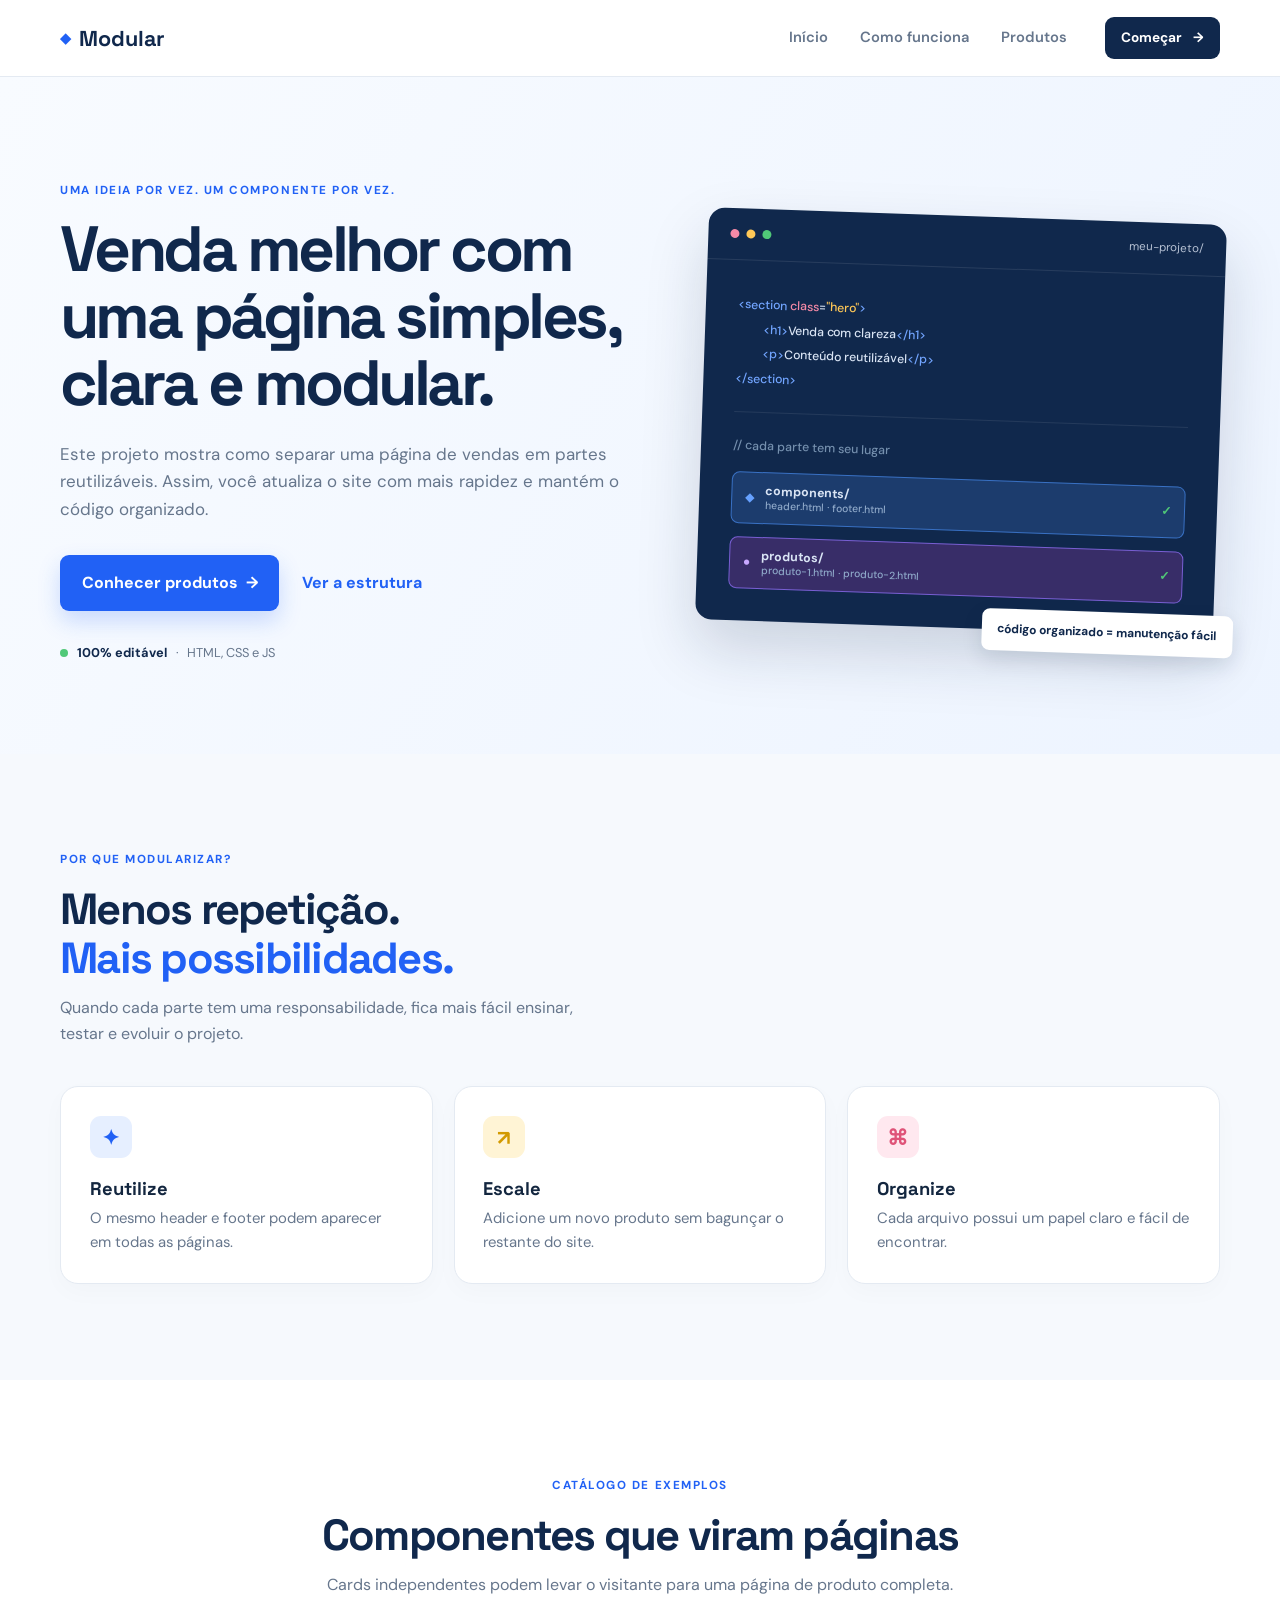
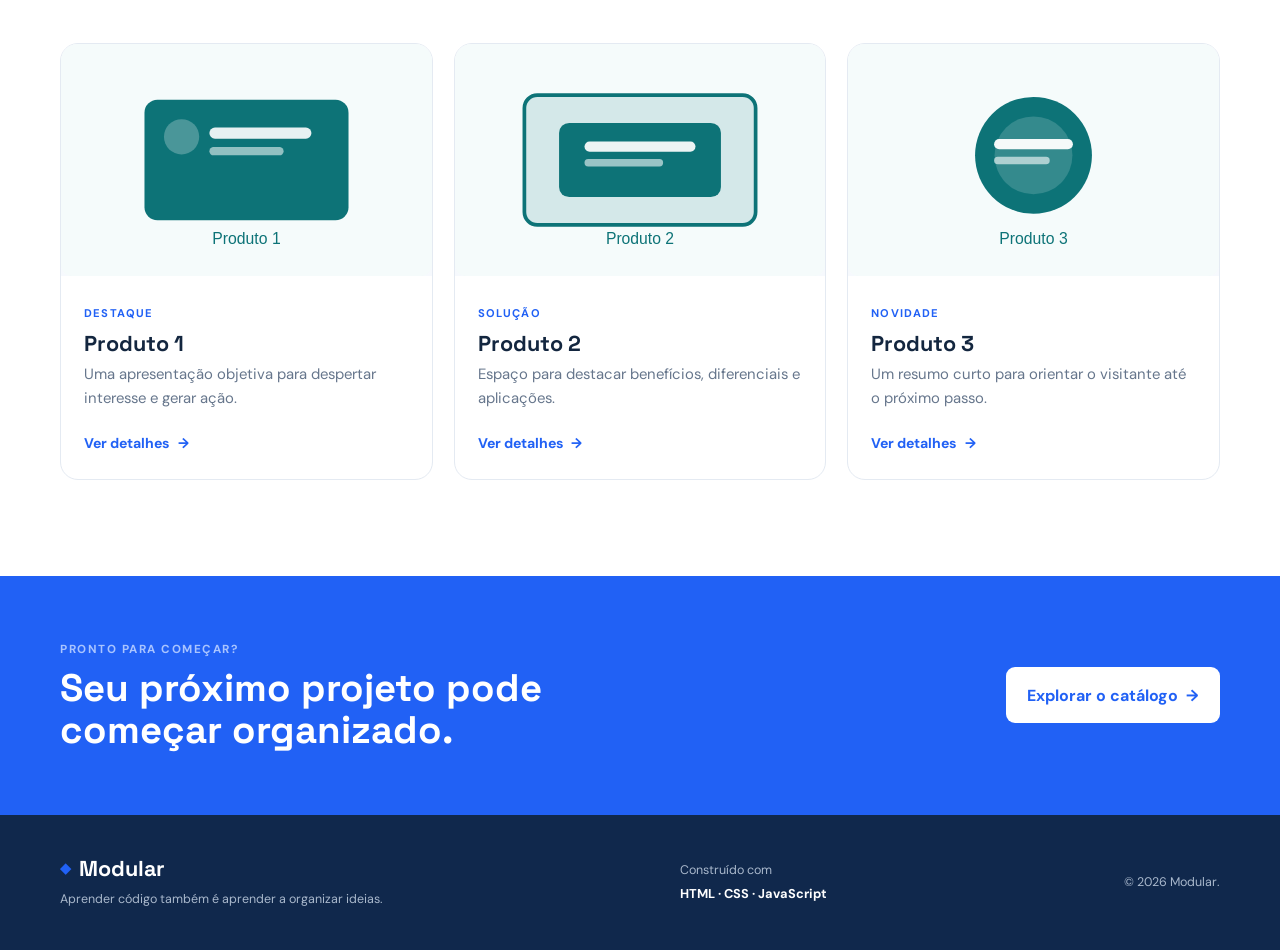
<file: index.html>
<!DOCTYPE html>
<html lang="pt-BR">
<head>
  <meta charset="UTF-8" />
  <meta name="viewport" content="width=device-width, initial-scale=1.0" />
  <title>Modular | Catálogo digital</title>
  <meta name="description" content="Uma página de vendas construída com componentes reutilizáveis em HTML, CSS e JavaScript." />
  <link rel="stylesheet" href="css/style.css" />
</head>
<body>
  <div data-include="components/header.html"></div>
  <main>
    <section class="hero"><div class="container hero__content"><div class="hero__copy"><span class="eyebrow">Uma ideia por vez. Um componente por vez.</span><h1>Venda melhor com uma página simples, clara e modular.</h1><p class="hero__description">Este projeto mostra como separar uma página de vendas em partes reutilizáveis. Assim, você atualiza o site com mais rapidez e mantém o código organizado.</p><div class="hero__actions"><a class="btn btn--primary" href="#produtos">Conhecer produtos <span>→</span></a><a class="btn btn--text" href="#estrutura">Ver a estrutura</a></div><div class="hero__proof"><span class="proof-dot"></span><strong>100% editável</strong><span>·</span><span>HTML, CSS e JS</span></div></div><div class="hero__visual" aria-label="Prévia da estrutura modular"><div class="window-bar"><span></span><span></span><span></span><small>meu-projeto/</small></div><div class="code-preview"><div class="code-line"><i class="blue">&lt;section</i> <b>class</b>=<em>"hero"</em><i class="blue">&gt;</i></div><div class="code-line indent"><i class="blue">&lt;h1&gt;</i>Venda com clareza<i class="blue">&lt;/h1&gt;</i></div><div class="code-line indent"><i class="blue">&lt;p&gt;</i>Conteúdo reutilizável<i class="blue">&lt;/p&gt;</i></div><div class="code-line"><i class="blue">&lt;/section&gt;</i></div><div class="code-divider"></div><div class="code-line"><span class="comment">// cada parte tem seu lugar</span></div><div class="folder-card"><span>◆</span><div><strong>components/</strong><small>header.html · footer.html</small></div><b>✓</b></div><div class="folder-card folder-card--violet"><span>●</span><div><strong>produtos/</strong><small>produto-1.html · produto-2.html</small></div><b>✓</b></div></div><span class="visual-label">código organizado = manutenção fácil</span></div></div></section>
    <section class="section section--light" id="estrutura"><div class="container"><div class="section__header section__header--left"><span class="eyebrow">Por que modularizar?</span><h2>Menos repetição.<br /><span>Mais possibilidades.</span></h2><p>Quando cada parte tem uma responsabilidade, fica mais fácil ensinar, testar e evoluir o projeto.</p></div><div class="benefits-grid"><article class="benefit-card"><div class="icon icon--blue">✦</div><h3>Reutilize</h3><p>O mesmo header e footer podem aparecer em todas as páginas.</p></article><article class="benefit-card"><div class="icon icon--yellow">↗</div><h3>Escale</h3><p>Adicione um novo produto sem bagunçar o restante do site.</p></article><article class="benefit-card"><div class="icon icon--pink">⌘</div><h3>Organize</h3><p>Cada arquivo possui um papel claro e fácil de encontrar.</p></article></div></div></section>
    <section class="section" id="produtos"><div class="container"><div class="section__header"><span class="eyebrow">Catálogo de exemplos</span><h2>Componentes que viram páginas</h2><p>Cards independentes podem levar o visitante para uma página de produto completa.</p></div><div class="products-grid"><article class="product-card"><a href="produtos/produto-1.html" class="product-card__link"><img src="assets/img/produto-1.svg" alt="Ilustração do Produto 1" class="product-card__image" /><div class="product-card__body"><span class="card-tag">Destaque</span><h3>Produto 1</h3><p>Uma apresentação objetiva para despertar interesse e gerar ação.</p><span class="product-card__cta">Ver detalhes <b>→</b></span></div></a></article><article class="product-card"><a href="produtos/produto-2.html" class="product-card__link"><img src="assets/img/produto-2.svg" alt="Ilustração do Produto 2" class="product-card__image" /><div class="product-card__body"><span class="card-tag">Solução</span><h3>Produto 2</h3><p>Espaço para destacar benefícios, diferenciais e aplicações.</p><span class="product-card__cta">Ver detalhes <b>→</b></span></div></a></article><article class="product-card"><a href="produtos/produto-3.html" class="product-card__link"><img src="assets/img/produto-3.svg" alt="Ilustração do Produto 3" class="product-card__image" /><div class="product-card__body"><span class="card-tag">Novidade</span><h3>Produto 3</h3><p>Um resumo curto para orientar o visitante até o próximo passo.</p><span class="product-card__cta">Ver detalhes <b>→</b></span></div></a></article></div></div></section>
    <section class="cta-section"><div class="container cta-box"><div><span class="eyebrow">Pronto para começar?</span><h2>Seu próximo projeto pode começar organizado.</h2></div><a class="btn btn--light" href="#produtos">Explorar o catálogo <span>→</span></a></div></section>
  </main><div data-include="components/footer.html"></div><script src="js/include.js"></script>
</body></html>
</file>
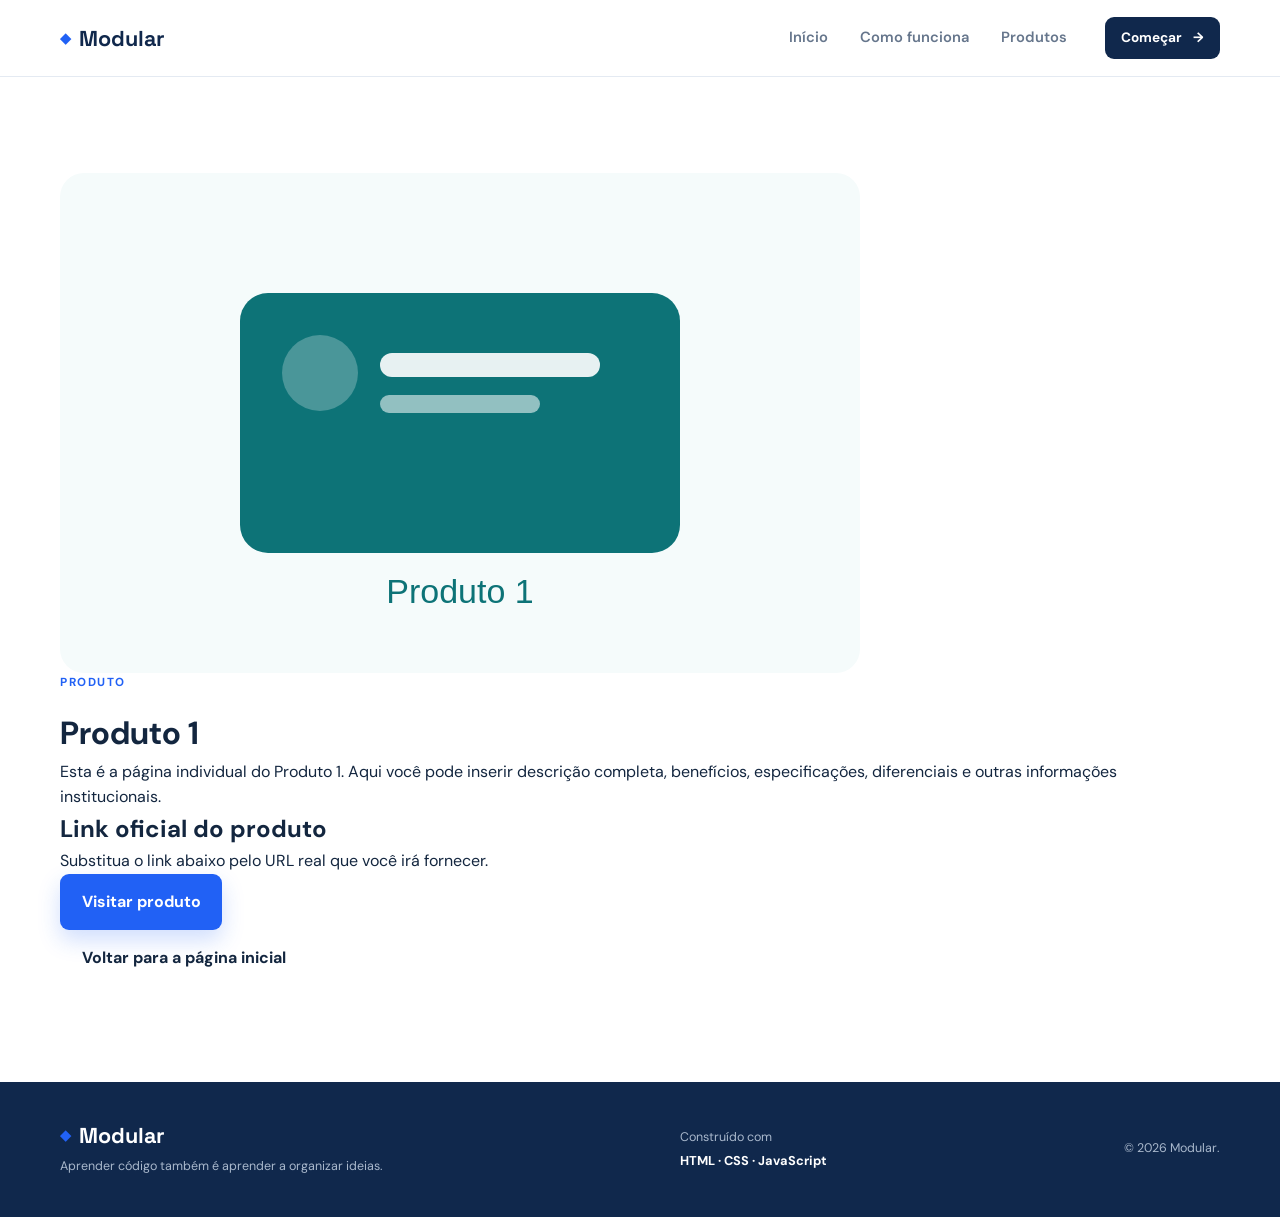
<file: produtos/produto-1.html>
<!DOCTYPE html>
<html lang="pt-BR">
<head>
  <meta charset="UTF-8" />
  <meta name="viewport" content="width=device-width, initial-scale=1.0" />
  <title>Produto 1 | SuaEmpresa</title>
  <meta name="description" content="Página institucional do Produto 1." />
  <link rel="stylesheet" href="../css/style.css" />
</head>
<body>
  <div data-include="../components/header.html"></div>

  <main class="section">
    <div class="container product-page">
      <div class="product-page__image-wrap">
        <img src="../assets/img/produto-1.svg" alt="Imagem do Produto 1" class="product-page__image" />
      </div>

      <div class="product-page__content">
        <span class="eyebrow">Produto</span>
        <h1>Produto 1</h1>
        <p>
          Esta é a página individual do Produto 1. Aqui você pode inserir descrição completa,
          benefícios, especificações, diferenciais e outras informações institucionais.
        </p>

        <div class="info-box">
          <h2>Link oficial do produto</h2>
          <p>Substitua o link abaixo pelo URL real que você irá fornecer.</p>
          <a class="btn btn--primary" href="https://exemplo.com/produto-1" target="_blank" rel="noopener noreferrer">
            Visitar produto
          </a>
        </div>

        <a class="btn btn--ghost" href="../index.html">Voltar para a página inicial</a>
      </div>
    </div>
  </main>

  <div data-include="../components/footer.html"></div>

  <script src="../js/include.js"></script>
</body>
</html>
</file>
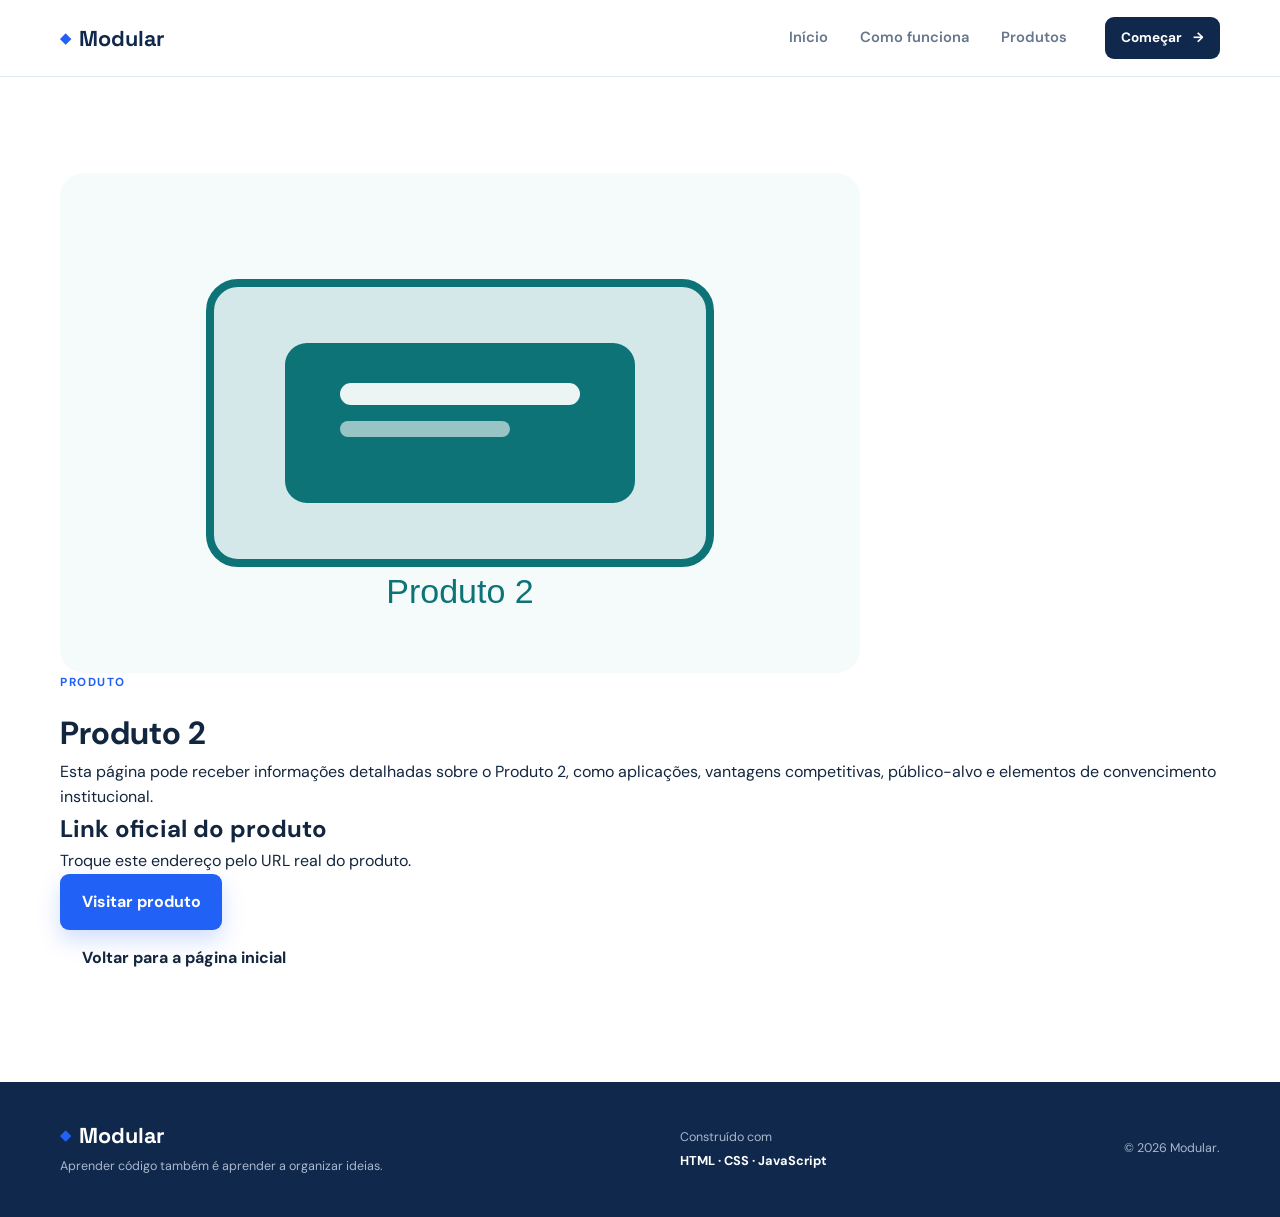
<file: produtos/produto-2.html>
<!DOCTYPE html>
<html lang="pt-BR">
<head>
  <meta charset="UTF-8" />
  <meta name="viewport" content="width=device-width, initial-scale=1.0" />
  <title>Produto 2 | SuaEmpresa</title>
  <meta name="description" content="Página institucional do Produto 2." />
  <link rel="stylesheet" href="../css/style.css" />
</head>
<body>
  <div data-include="../components/header.html"></div>

  <main class="section">
    <div class="container product-page">
      <div class="product-page__image-wrap">
        <img src="../assets/img/produto-2.svg" alt="Imagem do Produto 2" class="product-page__image" />
      </div>

      <div class="product-page__content">
        <span class="eyebrow">Produto</span>
        <h1>Produto 2</h1>
        <p>
          Esta página pode receber informações detalhadas sobre o Produto 2, como aplicações,
          vantagens competitivas, público-alvo e elementos de convencimento institucional.
        </p>

        <div class="info-box">
          <h2>Link oficial do produto</h2>
          <p>Troque este endereço pelo URL real do produto.</p>
          <a class="btn btn--primary" href="https://exemplo.com/produto-2" target="_blank" rel="noopener noreferrer">
            Visitar produto
          </a>
        </div>

        <a class="btn btn--ghost" href="../index.html">Voltar para a página inicial</a>
      </div>
    </div>
  </main>

  <div data-include="../components/footer.html"></div>

  <script src="../js/include.js"></script>
</body>
</html>
</file>
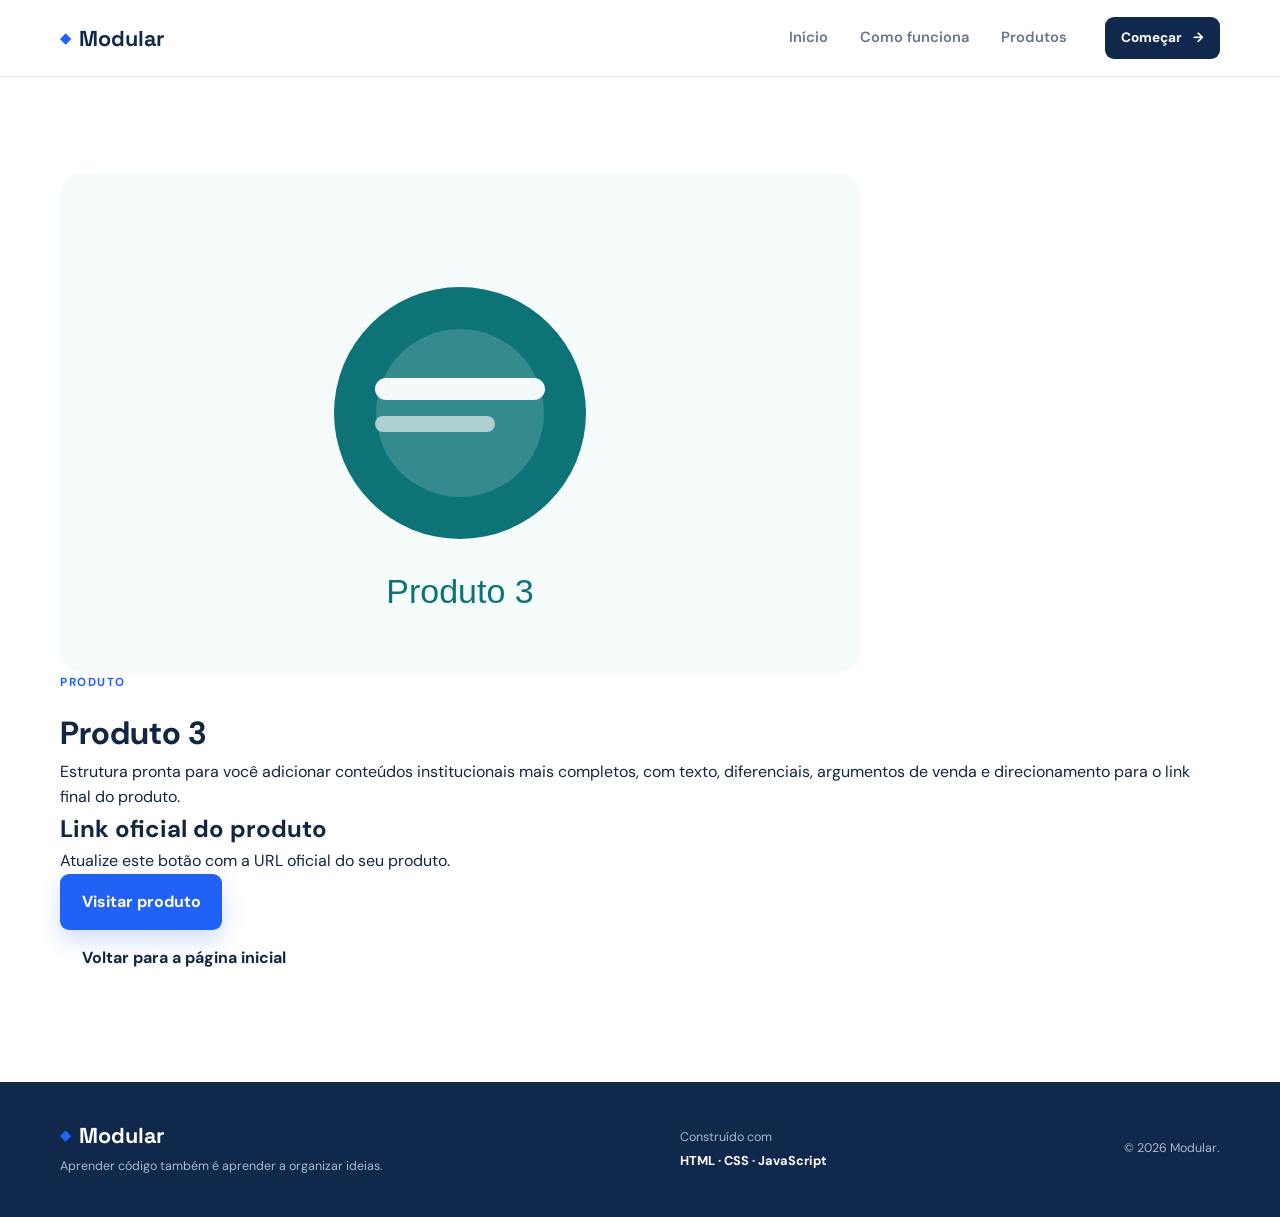
<file: produtos/produto-3.html>
<!DOCTYPE html>
<html lang="pt-BR">
<head>
  <meta charset="UTF-8" />
  <meta name="viewport" content="width=device-width, initial-scale=1.0" />
  <title>Produto 3 | SuaEmpresa</title>
  <meta name="description" content="Página institucional do Produto 3." />
  <link rel="stylesheet" href="../css/style.css" />
</head>
<body>
  <div data-include="../components/header.html"></div>

  <main class="section">
    <div class="container product-page">
      <div class="product-page__image-wrap">
        <img src="../assets/img/produto-3.svg" alt="Imagem do Produto 3" class="product-page__image" />
      </div>

      <div class="product-page__content">
        <span class="eyebrow">Produto</span>
        <h1>Produto 3</h1>
        <p>
          Estrutura pronta para você adicionar conteúdos institucionais mais completos, com
          texto, diferenciais, argumentos de venda e direcionamento para o link final do produto.
        </p>

        <div class="info-box">
          <h2>Link oficial do produto</h2>
          <p>Atualize este botão com a URL oficial do seu produto.</p>
          <a class="btn btn--primary" href="https://exemplo.com/produto-3" target="_blank" rel="noopener noreferrer">
            Visitar produto
          </a>
        </div>

        <a class="btn btn--ghost" href="../index.html">Voltar para a página inicial</a>
      </div>
    </div>
  </main>

  <div data-include="../components/footer.html"></div>

  <script src="../js/include.js"></script>
</body>
</html>
</file>
<file: css/style.css>
@import url('https://fonts.googleapis.com/css2?family=DM+Sans:wght@400;500;600;700&family=Space+Grotesk:wght@500;600;700&display=swap');
:root{--ink:#13263f;--muted:#66768c;--blue:#2161f5;--dark:#10284c;--line:#e4eaf2;--soft:#f6f9fd;--radius:18px;--container:1160px}*{margin:0;padding:0;box-sizing:border-box}html{scroll-behavior:smooth}body{font-family:'DM Sans',Arial,sans-serif;color:var(--ink);line-height:1.6;background:#fff}a{color:inherit;text-decoration:none}img{max-width:100%;display:block}.container{width:min(100% - 3rem,var(--container));margin:auto}.site-header{position:sticky;top:0;z-index:10;background:#fffffff2;backdrop-filter:blur(14px);border-bottom:1px solid var(--line)}.site-header__content{height:76px;display:flex;align-items:center;gap:2.4rem}.logo{font:700 1.35rem 'Space Grotesk',sans-serif;color:var(--dark);display:flex;align-items:center;gap:.5rem}.logo span{color:var(--blue);font-size:.85rem}.nav{display:flex;gap:2rem;margin-left:auto}.nav a{font-size:.92rem;font-weight:600;color:var(--muted)}.nav a:hover{color:var(--blue)}.header-cta{background:var(--dark);color:#fff;border-radius:9px;padding:.65rem 1rem;font-size:.85rem;font-weight:700}.header-cta span,.btn span{margin-left:.5rem}.hero{background:linear-gradient(120deg,#f8fbff,#edf4ff);padding:6.5rem 0 5.7rem;overflow:hidden}.hero__content{display:grid;grid-template-columns:1.04fr .96fr;align-items:center;gap:5rem}.eyebrow{display:block;text-transform:uppercase;letter-spacing:.13em;font-size:.73rem;font-weight:700;color:var(--blue);margin-bottom:1rem}.hero h1{font:700 clamp(2.7rem,5vw,4.65rem)/1.05 'Space Grotesk',sans-serif;letter-spacing:-.055em;color:var(--dark);max-width:650px}.hero__description{font-size:1.06rem;color:var(--muted);max-width:570px;margin:1.5rem 0 2rem}.hero__actions{display:flex;align-items:center;gap:1.2rem}.btn{display:inline-flex;align-items:center;justify-content:center;border-radius:9px;padding:.95rem 1.35rem;font-weight:700;transition:transform .2s}.btn:hover{transform:translateY(-2px)}.btn--primary{background:var(--blue);color:#fff;box-shadow:0 10px 22px #2161f536}.btn--text{color:var(--blue);padding-left:.2rem}.hero__proof{display:flex;align-items:center;gap:.55rem;color:var(--muted);font-size:.8rem;margin-top:2rem}.hero__proof strong{color:var(--dark)}.proof-dot{height:8px;width:8px;border-radius:50%;background:#50c878}.hero__visual{position:relative;background:var(--dark);border-radius:16px;box-shadow:0 28px 60px #13263f2b;transform:rotate(2deg);padding-bottom:2rem}.window-bar{height:52px;display:flex;align-items:center;gap:7px;padding:0 1.4rem;border-bottom:1px solid #ffffff19}.window-bar>span{width:9px;height:9px;border-radius:50%;background:#f58aa7}.window-bar>span:nth-child(2){background:#ffc857}.window-bar>span:nth-child(3){background:#50c878}.window-bar small{color:#b7c2d4;margin-left:auto;font-size:.72rem}.code-preview{padding:2rem 2rem 0;color:#d9e4f4;font:500 .77rem/2 'DM Sans',monospace}.code-line i{font-style:normal;color:#72a5ff}.code-line b{color:#f58aa7;font-weight:500}.code-line em{color:#ffc857;font-style:normal}.indent{padding-left:1.6rem}.comment{color:#7590ae}.code-divider{border-top:1px solid #ffffff16;margin:1.3rem 0}.folder-card{display:flex;align-items:center;gap:.7rem;background:#1c3c6d;border:1px solid #3971c4;margin-top:.8rem;border-radius:8px;padding:.65rem .8rem}.folder-card>span{color:#66a1ff}.folder-card div{display:grid;line-height:1.3}.folder-card small{color:#8fa9c9;font-size:.65rem}.folder-card b{margin-left:auto;color:#50c878}.folder-card--violet{background:#382d68;border-color:#795fd3}.folder-card--violet>span{color:#c8a8ff}.visual-label{position:absolute;right:-1.2rem;bottom:-1.3rem;background:#fff;color:var(--dark);font-size:.75rem;font-weight:700;padding:.7rem 1rem;border-radius:8px;box-shadow:0 8px 20px #13263f20}.section{padding:6rem 0}.section--light{background:var(--soft)}.section__header{text-align:center;margin-bottom:2.8rem}.section__header--left{text-align:left;max-width:550px;margin-bottom:2.5rem}.section__header h2{font:700 clamp(2rem,3.4vw,3.1rem)/1.12 'Space Grotesk',sans-serif;letter-spacing:-.04em;color:var(--dark)}.section__header h2 span{color:var(--blue)}.section__header p{color:var(--muted);margin-top:.8rem}.benefits-grid,.products-grid{display:grid;grid-template-columns:repeat(3,1fr);gap:1.3rem}.benefit-card{background:#fff;border:1px solid var(--line);border-radius:var(--radius);padding:1.8rem;box-shadow:0 8px 24px #13263f06}.icon{height:42px;width:42px;border-radius:11px;display:grid;place-items:center;font-size:1.3rem;font-weight:700;margin-bottom:1.2rem;background:#e6efff;color:var(--blue)}.benefit-card:nth-child(2) .icon{background:#fff4d5;color:#d39a00}.benefit-card:nth-child(3) .icon{background:#ffe8ef;color:#df5378}.benefit-card h3{font:700 1.15rem 'Space Grotesk',sans-serif}.benefit-card p,.product-card p{color:var(--muted);font-size:.93rem;margin-top:.4rem}.product-card{border:1px solid var(--line);border-radius:var(--radius);overflow:hidden;background:#fff;transition:.25s}.product-card:hover{transform:translateY(-7px);box-shadow:0 20px 35px #13263f17}.product-card__image{width:100%;aspect-ratio:16/10;object-fit:cover;background:var(--soft)}.product-card__body{padding:1.45rem}.card-tag{font-size:.7rem;text-transform:uppercase;letter-spacing:.1em;font-weight:700;color:var(--blue)}.product-card h3{font:700 1.35rem 'Space Grotesk',sans-serif;margin:.35rem 0}.product-card p{margin-bottom:1.2rem}.product-card__cta{font-size:.88rem;font-weight:700;color:var(--blue)}.product-card__cta b{margin-left:.35rem}.cta-section{background:var(--blue);padding:4rem 0}.cta-box{display:flex;align-items:center;justify-content:space-between;gap:2rem}.cta-box .eyebrow{color:#a9c4ff;margin:0}.cta-box h2{font:700 clamp(1.8rem,3vw,2.6rem)/1.1 'Space Grotesk',sans-serif;color:#fff;max-width:620px;margin-top:.5rem}.btn--light{background:#fff;color:var(--blue);white-space:nowrap}.site-footer{background:var(--dark);color:#fff;padding:2.5rem 0}.site-footer__content{display:flex;align-items:center;justify-content:space-between;gap:2rem}.logo--footer{color:#fff}.site-footer p,.footer-note{color:#a9b8cc;font-size:.78rem}.site-footer .logo+p{margin-top:.5rem}.footer-note{display:grid;gap:.2rem}.footer-note strong{color:#fff;font-size:.8rem}@media(max-width:850px){.hero__content{grid-template-columns:1fr;gap:3rem}.hero{padding:4.5rem 0}.hero__visual{max-width:600px}.benefits-grid,.products-grid{grid-template-columns:1fr}.site-footer__content{align-items:flex-start;flex-direction:column;gap:1.2rem}.nav{display:none}.header-cta{margin-left:auto}.cta-box{align-items:flex-start;flex-direction:column}.visual-label{right:0}.container{width:min(100% - 2rem,var(--container))}}
</file>
